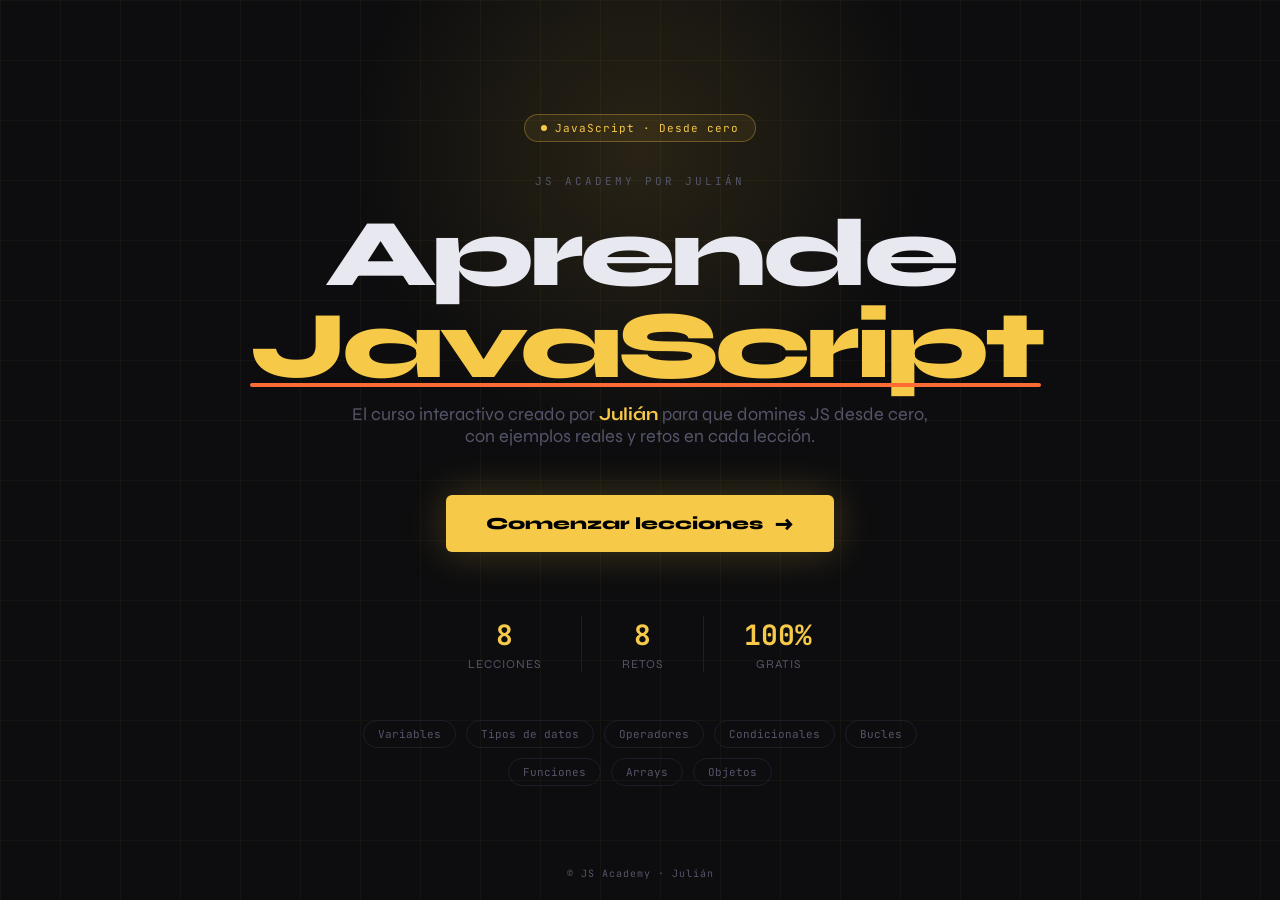
<file: index.html>
<!DOCTYPE html>
<html lang="es">
<head>
  <meta charset="UTF-8" />
  <meta name="viewport" content="width=device-width, initial-scale=1.0"/>
  <title>JS Academy — por Julián</title>
  <link href="https://fonts.googleapis.com/css2?family=JetBrains+Mono:wght@400;700&family=Syne:wght@400;700;800;900&display=swap" rel="stylesheet"/>
  <link rel="icon" type="image/x-ico" href="favicon.ico">
  <style>
    *, *::before, *::after { box-sizing: border-box; margin: 0; padding: 0; }

    :root {
      --bg: #0d0d0f;
      --accent: #f7c948;
      --accent2: #ff6b35;
      --text: #e8e8f0;
      --text-dim: #55556a;
      --border: #1e1e28;
      --font-mono: 'JetBrains Mono', monospace;
      --font-sans: 'Syne', sans-serif;
    }

    html, body {
      min-height: 100vh;
      background: var(--bg);
      color: var(--text);
      font-family: var(--font-sans);
      overflow-x: hidden;
    }

    /* ── GRID DE FONDO ── */
    body::before {
      content: '';
      position: fixed; inset: 0; z-index: 0;
      background-image:
        linear-gradient(rgba(247,201,72,.04) 1px, transparent 1px),
        linear-gradient(90deg, rgba(247,201,72,.04) 1px, transparent 1px);
      background-size: 60px 60px;
      pointer-events: none;
    }

    /* ── GLOW ── */
    .glow {
      position: fixed;
      width: 600px; height: 600px;
      border-radius: 50%;
      background: radial-gradient(circle, rgba(247,201,72,.12) 0%, transparent 70%);
      top: -150px; left: 50%;
      transform: translateX(-50%);
      pointer-events: none; z-index: 0;
      animation: pulse 4s ease-in-out infinite;
    }
    @keyframes pulse {
      0%,100% { opacity: .8; transform: translateX(-50%) scale(1); }
      50%      { opacity: 1;  transform: translateX(-50%) scale(1.1); }
    }

    /* ── WRAPPER ── */
    .wrapper {
      position: relative; z-index: 1;
      min-height: 100vh;
      display: flex; flex-direction: column;
      align-items: center; justify-content: center;
      padding: 60px 24px;
      gap: 0;
    }

    /* ── BADGE ── */
    .badge {
      display: inline-flex; align-items: center; gap: 8px;
      border: 1px solid rgba(247,201,72,.3);
      background: rgba(247,201,72,.07);
      padding: 6px 16px; border-radius: 100px;
      font-family: var(--font-mono); font-size: 11px;
      color: var(--accent); letter-spacing: 1px;
      margin-bottom: 32px;
      animation: fadeUp .6s ease both;
    }
    .badge-dot {
      width: 6px; height: 6px; border-radius: 50%;
      background: var(--accent);
      animation: blink 1.4s ease-in-out infinite;
    }
    @keyframes blink { 0%,100%{opacity:1} 50%{opacity:.2} }

    /* ── HERO TITLE ── */
    .hero { text-align: center; max-width: 780px; }

    .label {
      font-family: var(--font-mono); font-size: 11px;
      color: var(--text-dim); letter-spacing: 3px;
      text-transform: uppercase;
      margin-bottom: 20px;
      animation: fadeUp .6s .05s ease both;
    }

    h1 {
      font-size: clamp(48px, 8vw, 96px);
      font-weight: 900;
      line-height: .95;
      letter-spacing: -4px;
      margin-bottom: 12px;
      animation: fadeUp .6s .1s ease both;
    }
    h1 .white { color: var(--text); }
    h1 .yellow {
      color: var(--accent);
      position: relative;
      display: inline-block;
    }
    h1 .yellow::after {
      content: '';
      position: absolute;
      left: 0; bottom: 4px;
      width: 100%; height: 4px;
      background: var(--accent2);
      border-radius: 2px;
      transform: scaleX(0);
      transform-origin: left;
      animation: underline 1s .8s ease forwards;
    }
    @keyframes underline { to { transform: scaleX(1); } }

    .byline {
      font-size: clamp(14px, 2vw, 18px);
      color: var(--text-dim);
      margin-bottom: 48px;
      animation: fadeUp .6s .15s ease both;
    }
    .byline strong { color: var(--accent); font-weight: 700; }

    /* ── CTA BUTTON ── */
    .cta {
      display: inline-flex; align-items: center; gap: 12px;
      background: var(--accent);
      color: #000;
      font-family: var(--font-sans); font-weight: 800;
      font-size: 17px;
      padding: 16px 40px;
      border-radius: 6px;
      border: none; cursor: pointer;
      text-decoration: none;
      transition: all .25s;
      position: relative; overflow: hidden;
      animation: fadeUp .6s .2s ease both;
      box-shadow: 0 0 40px rgba(247,201,72,.25);
    }
    .cta::before {
      content: '';
      position: absolute; inset: 0;
      background: linear-gradient(135deg, rgba(255,255,255,.2), transparent);
      opacity: 0; transition: opacity .25s;
    }
    .cta:hover { transform: translateY(-3px); box-shadow: 0 0 60px rgba(247,201,72,.4); }
    .cta:hover::before { opacity: 1; }
    .cta:active { transform: translateY(-1px); }
    .cta-arrow {
      font-size: 20px;
      transition: transform .25s;
    }
    .cta:hover .cta-arrow { transform: translateX(4px); }

    /* ── STATS ── */
    .stats {
      display: flex; gap: 40px;
      margin-top: 64px;
      animation: fadeUp .6s .3s ease both;
    }
    .stat { text-align: center; }
    .stat-num {
      font-family: var(--font-mono); font-size: 28px; font-weight: 700;
      color: var(--accent);
      display: block;
    }
    .stat-label {
      font-size: 12px; color: var(--text-dim);
      text-transform: uppercase; letter-spacing: 1px;
    }
    .stat-sep {
      width: 1px; background: var(--border);
      align-self: stretch;
    }

    /* ── TOPICS ── */
    .topics {
      display: flex; flex-wrap: wrap; gap: 10px;
      justify-content: center;
      margin-top: 48px; max-width: 600px;
      animation: fadeUp .6s .35s ease both;
    }
    .topic {
      font-family: var(--font-mono); font-size: 11px;
      color: var(--text-dim);
      border: 1px solid var(--border);
      padding: 6px 14px; border-radius: 100px;
      transition: all .2s;
    }
    .topic:hover { border-color: var(--accent); color: var(--accent); }

    /* ── FLOATING CODE ── */
    .float-code {
      position: fixed;
      font-family: var(--font-mono); font-size: 12px;
      color: rgba(247,201,72,.12);
      pointer-events: none; user-select: none;
      white-space: nowrap;
      animation: floatUp linear infinite;
    }
    @keyframes floatUp {
      from { transform: translateY(100vh); opacity: 0; }
      10%  { opacity: 1; }
      90%  { opacity: 1; }
      to   { transform: translateY(-200px); opacity: 0; }
    }

    /* ── FOOTER ── */
    .footer {
      position: fixed; bottom: 20px; left: 50%;
      transform: translateX(-50%);
      font-family: var(--font-mono); font-size: 10px;
      color: var(--text-dim); letter-spacing: 1px;
      z-index: 1;
    }

    @keyframes fadeUp {
      from { opacity: 0; transform: translateY(20px); }
      to   { opacity: 1; transform: translateY(0); }
    }

    @media (max-width: 500px) {
      .stats { gap: 20px; }
      .stat-num { font-size: 22px; }
    }
  </style>
</head>
<body>

  <div class="glow"></div>

  <div class="wrapper">
    <div class="badge">
      <span class="badge-dot"></span>
      JavaScript · Desde cero
    </div>

    <div class="hero">
      <p class="label">JS Academy por Julián</p>

      <h1>
        <span class="white">Aprende</span><br>
        <span class="yellow">JavaScript</span>
      </h1>

      <p class="byline">
        El curso interactivo creado por <strong>Julián</strong> para que domines JS desde cero,<br>
        con ejemplos reales y retos en cada lección.
      </p>

      <a class="cta" href="app.html">
        Comenzar lecciones
        <span class="cta-arrow">→</span>
      </a>
    </div>

    <div class="stats">
      <div class="stat">
        <span class="stat-num">8</span>
        <span class="stat-label">Lecciones</span>
      </div>
      <div class="stat-sep"></div>
      <div class="stat">
        <span class="stat-num">8</span>
        <span class="stat-label">Retos</span>
      </div>
      <div class="stat-sep"></div>
      <div class="stat">
        <span class="stat-num">100%</span>
        <span class="stat-label">Gratis</span>
      </div>
    </div>

    <div class="topics">
      <span class="topic">Variables</span>
      <span class="topic">Tipos de datos</span>
      <span class="topic">Operadores</span>
      <span class="topic">Condicionales</span>
      <span class="topic">Bucles</span>
      <span class="topic">Funciones</span>
      <span class="topic">Arrays</span>
      <span class="topic">Objetos</span>
    </div>
  </div>

  <footer class="footer">© JS Academy · Julián</footer>

  <script>
    // Código flotante de fondo
    const snippets = [
      "const js = 'poderoso'",
      "let aprender = true",
      "console.log('Hola!')",
      "=> arrow function",
      "array.map(fn)",
      "if (puedes) { hazlo() }",
      "const { nombre } = obj",
      "for (const x of list)",
      "return resultado",
      "async / await",
    ];

    function spawnCode() {
      const el = document.createElement("div");
      el.className = "float-code";
      el.textContent = snippets[Math.floor(Math.random() * snippets.length)];
      el.style.left = Math.random() * 100 + "vw";
      const dur = 8 + Math.random() * 10;
      el.style.animationDuration = dur + "s";
      el.style.animationDelay = Math.random() * 4 + "s";
      document.body.appendChild(el);
      setTimeout(() => el.remove(), (dur + 4) * 1000);
    }

    // Lanzar varios al inicio y luego cada cierto tiempo
    for (let i = 0; i < 8; i++) spawnCode();
    setInterval(spawnCode, 2000);
  </script>
</body>
</html>
</file>
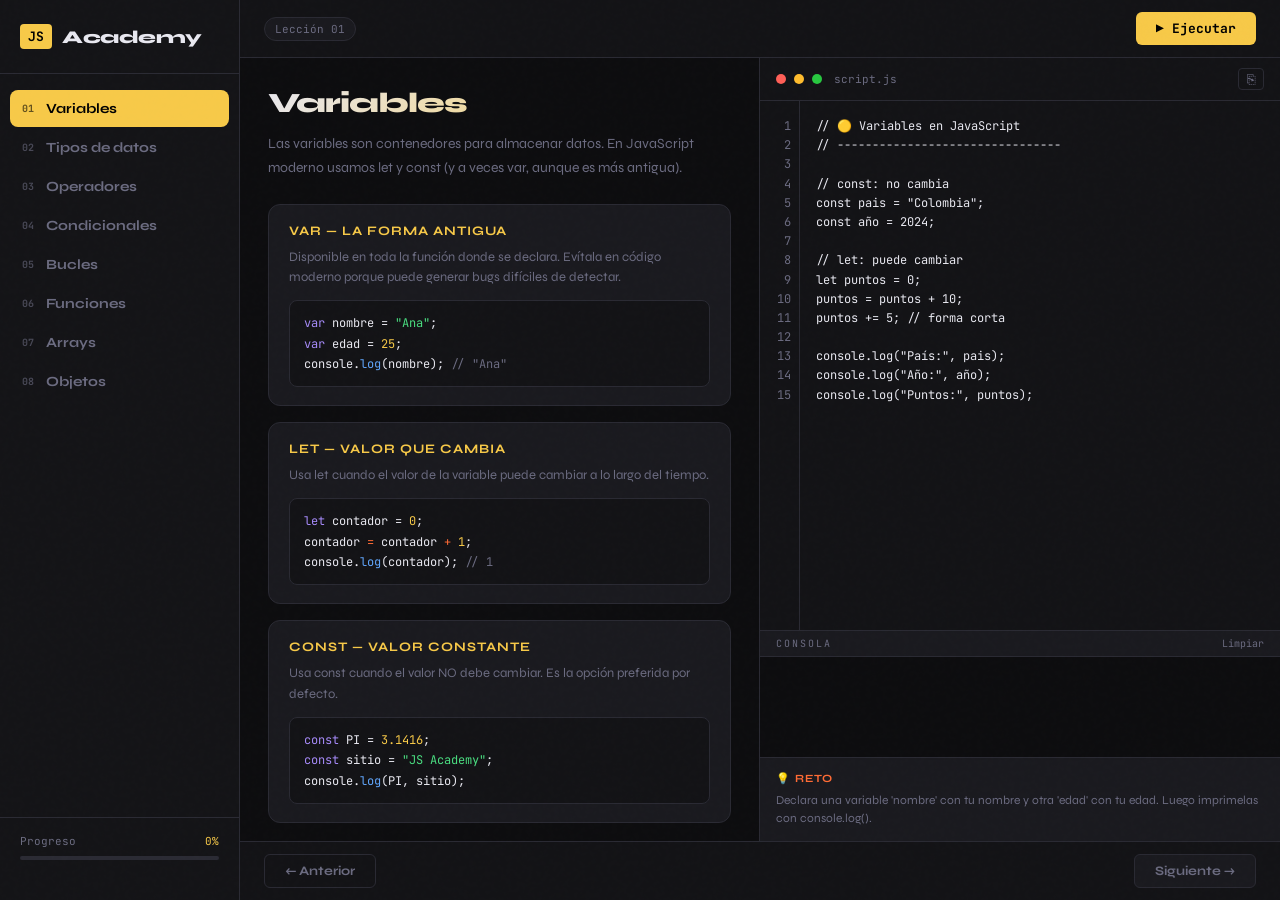
<file: app.html>
<!DOCTYPE html>
<html lang="es">
<head>
  <meta charset="UTF-8" />
  <meta name="viewport" content="width=device-width, initial-scale=1.0"/>
  <title>JS Academy</title>
  <link rel="stylesheet" href="styleP.css" />
  <link href="https://fonts.googleapis.com/css2?family=JetBrains+Mono:wght@400;700&family=Syne:wght@400;700;800&display=swap" rel="stylesheet"/>
  <link rel="icon" type="image/svg+xml" href="favicon.ico">
</head>
<body>
  <div class="noise"></div>

  <!-- SIDEBAR -->
  <aside class="sidebar">
    <div class="logo">
      <span class="logo-icon">JS</span>
      <span class="logo-text">Academy</span>
    </div>
    <nav class="nav">
      <button class="nav-item active" data-lesson="0">
        <span class="nav-num">01</span>
        <span>Variables</span>
      </button>
      <button class="nav-item" data-lesson="1">
        <span class="nav-num">02</span>
        <span>Tipos de datos</span>
      </button>
      <button class="nav-item" data-lesson="2">
        <span class="nav-num">03</span>
        <span>Operadores</span>
      </button>
      <button class="nav-item" data-lesson="3">
        <span class="nav-num">04</span>
        <span>Condicionales</span>
      </button>
      <button class="nav-item" data-lesson="4">
        <span class="nav-num">05</span>
        <span>Bucles</span>
      </button>
      <button class="nav-item" data-lesson="5">
        <span class="nav-num">06</span>
        <span>Funciones</span>
      </button>
      <button class="nav-item" data-lesson="6">
        <span class="nav-num">07</span>
        <span>Arrays</span>
      </button>
      <button class="nav-item" data-lesson="7">
        <span class="nav-num">08</span>
        <span>Objetos</span>
      </button>
    </nav>
    <div class="progress-wrap">
      <div class="progress-label">Progreso <span id="progress-pct">0%</span></div>
      <div class="progress-bar"><div class="progress-fill" id="progress-fill"></div></div>
    </div>
  </aside>

  <!-- MAIN -->
  <main class="main">
    <header class="topbar">
      <button class="hamburger" id="hamburger">☰</button>
      <div class="lesson-badge" id="lesson-badge">Lección 01</div>
      <button class="run-btn" id="run-btn">▶ Ejecutar</button>
    </header>

    <div class="content-grid">
      <!-- THEORY PANEL -->
      <section class="theory-panel" id="theory-panel">
        <h1 class="lesson-title" id="lesson-title"></h1>
        <p class="lesson-intro" id="lesson-intro"></p>
        <div class="concept-cards" id="concept-cards"></div>
      </section>

      <!-- CODE PANEL -->
      <section class="code-panel">
        <div class="editor-header">
          <span class="editor-dot red"></span>
          <span class="editor-dot yellow"></span>
          <span class="editor-dot green"></span>
          <span class="editor-filename">script.js</span>
          <button class="copy-btn" id="copy-btn" title="Copiar código">⎘</button>
        </div>
        <div class="editor-wrap">
          <div class="line-numbers" id="line-numbers"></div>
          <textarea class="editor" id="editor" spellcheck="false"></textarea>
        </div>

        <div class="output-header">
          <span class="output-label">CONSOLA</span>
          <button class="clear-btn" id="clear-btn">Limpiar</button>
        </div>
        <div class="output" id="output"></div>
        <div class="challenge-box" id="challenge-box"></div>
      </section>
    </div>

    <div class="nav-btns">
      <button class="prev-btn" id="prev-btn">← Anterior</button>
      <button class="next-btn" id="next-btn">Siguiente →</button>
    </div>
  </main>

  <script src="appp.js"></script>
</body>
</html>
</file>
<file: styleP.css>
/* ===== RESET & BASE ===== */
*, *::before, *::after { box-sizing: border-box; margin: 0; padding: 0; }

:root {
  --bg: #0d0d0f;
  --bg2: #131316;
  --bg3: #1a1a1f;
  --border: #2a2a33;
  --accent: #f7c948;
  --accent2: #ff6b35;
  --green: #4ade80;
  --red: #f87171;
  --blue: #60a5fa;
  --purple: #a78bfa;
  --text: #e8e8f0;
  --text-dim: #6b6b80;
  --sidebar-w: 240px;
  --font-mono: 'JetBrains Mono', monospace;
  --font-sans: 'Syne', sans-serif;
}

html, body {
  height: 100%;
  background: var(--bg);
  color: var(--text);
  font-family: var(--font-sans);
  overflow: hidden;
}

/* NOISE OVERLAY */
.noise {
  position: fixed; inset: 0; z-index: 999; pointer-events: none;
  background-image: url("data:image/svg+xml,%3Csvg viewBox='0 0 200 200' xmlns='http://www.w3.org/2000/svg'%3E%3Cfilter id='n'%3E%3CfeTurbulence type='fractalNoise' baseFrequency='0.85' numOctaves='4' stitchTiles='stitch'/%3E%3C/filter%3E%3Crect width='100%25' height='100%25' filter='url(%23n)' opacity='0.04'/%3E%3C/svg%3E");
  opacity: .35;
}

/* ===== LAYOUT ===== */
.sidebar {
  position: fixed; top: 0; left: 0;
  width: var(--sidebar-w);
  height: 100vh;
  background: var(--bg2);
  border-right: 1px solid var(--border);
  display: flex; flex-direction: column;
  padding: 24px 0;
  z-index: 100;
  transition: transform .3s ease;
}

.main {
  margin-left: var(--sidebar-w);
  height: 100vh;
  display: flex; flex-direction: column;
  overflow: hidden;
}

/* ===== LOGO ===== */
.logo {
  display: flex; align-items: center; gap: 10px;
  padding: 0 20px 24px;
  border-bottom: 1px solid var(--border);
  margin-bottom: 16px;
}
.logo-icon {
  background: var(--accent);
  color: #000;
  font-family: var(--font-mono);
  font-weight: 700;
  font-size: 13px;
  padding: 4px 8px;
  border-radius: 4px;
}
.logo-text {
  font-size: 18px;
  font-weight: 800;
  letter-spacing: -.5px;
}

/* ===== NAV ===== */
.nav { display: flex; flex-direction: column; flex: 1; padding: 0 10px; gap: 2px; overflow-y: auto; }
.nav::-webkit-scrollbar { width: 4px; }
.nav::-webkit-scrollbar-track { background: transparent; }
.nav::-webkit-scrollbar-thumb { background: var(--border); border-radius: 2px; }

.nav-item {
  display: flex; align-items: center; gap: 12px;
  background: none; border: none; color: var(--text-dim);
  font-family: var(--font-sans); font-size: 14px; font-weight: 700;
  padding: 10px 12px; border-radius: 8px;
  cursor: pointer; text-align: left;
  transition: all .2s;
  position: relative;
}
.nav-item:hover { background: var(--bg3); color: var(--text); }
.nav-item.active {
  background: var(--accent);
  color: #000;
}
.nav-item.done::after {
  content: '✓';
  margin-left: auto;
  font-size: 11px;
  color: var(--green);
}
.nav-item.active.done::after { color: #000; }
.nav-num {
  font-family: var(--font-mono);
  font-size: 10px;
  opacity: .6;
}

/* ===== PROGRESS ===== */
.progress-wrap {
  padding: 16px 20px;
  border-top: 1px solid var(--border);
  margin-top: auto;
}
.progress-label {
  font-size: 11px; font-family: var(--font-mono); color: var(--text-dim);
  display: flex; justify-content: space-between; margin-bottom: 8px;
}
#progress-pct { color: var(--accent); }
.progress-bar {
  height: 4px; background: var(--border); border-radius: 2px; overflow: hidden;
}
.progress-fill {
  height: 100%; background: var(--accent); border-radius: 2px;
  width: 0%; transition: width .5s ease;
}

/* ===== TOPBAR ===== */
.topbar {
  display: flex; align-items: center; gap: 12px;
  padding: 12px 24px;
  border-bottom: 1px solid var(--border);
  background: var(--bg2);
  flex-shrink: 0;
}
.hamburger {
  display: none; background: none; border: none;
  color: var(--text); font-size: 20px; cursor: pointer;
}
.lesson-badge {
  font-family: var(--font-mono); font-size: 11px;
  color: var(--text-dim); background: var(--bg3);
  padding: 4px 10px; border-radius: 20px;
  border: 1px solid var(--border);
}
.run-btn {
  margin-left: auto;
  background: var(--accent); color: #000;
  font-family: var(--font-mono); font-weight: 700; font-size: 13px;
  border: none; padding: 8px 20px; border-radius: 6px;
  cursor: pointer; transition: all .2s;
}
.run-btn:hover { background: #ffd966; transform: translateY(-1px); }
.run-btn:active { transform: translateY(0); }

/* ===== CONTENT GRID ===== */
.content-grid {
  display: grid;
  grid-template-columns: 1fr 1fr;
  flex: 1;
  overflow: hidden;
  gap: 0;
}

/* ===== THEORY PANEL ===== */
.theory-panel {
  padding: 28px 28px;
  overflow-y: auto;
  border-right: 1px solid var(--border);
}
.theory-panel::-webkit-scrollbar { width: 4px; }
.theory-panel::-webkit-scrollbar-thumb { background: var(--border); border-radius: 2px; }

.lesson-title {
  font-size: 28px; font-weight: 800; letter-spacing: -1px;
  margin-bottom: 12px;
  background: linear-gradient(135deg, var(--text) 0%, var(--accent) 100%);
  -webkit-background-clip: text; -webkit-text-fill-color: transparent;
  animation: fadeUp .4s ease;
}
.lesson-intro {
  font-size: 14px; color: var(--text-dim); line-height: 1.7;
  margin-bottom: 24px;
  animation: fadeUp .4s .05s ease both;
}

/* CONCEPT CARDS */
.concept-cards { display: flex; flex-direction: column; gap: 16px; }
.card {
  background: var(--bg3);
  border: 1px solid var(--border);
  border-radius: 12px;
  padding: 18px 20px;
  animation: fadeUp .4s ease both;
  transition: border-color .2s;
}
.card:hover { border-color: var(--accent); }
.card-title {
  font-size: 13px; font-weight: 700;
  color: var(--accent); margin-bottom: 8px;
  text-transform: uppercase; letter-spacing: 1px;
}
.card-desc { font-size: 13px; color: var(--text-dim); line-height: 1.6; margin-bottom: 12px; }
.card-code {
  background: var(--bg2);
  border: 1px solid var(--border);
  border-radius: 8px;
  padding: 12px 14px;
  font-family: var(--font-mono); font-size: 12px;
  color: var(--text);
  overflow-x: auto;
  white-space: pre;
  line-height: 1.7;
}
/* Syntax colors in code blocks */
.kw { color: var(--purple); }
.str { color: var(--green); }
.num { color: var(--accent); }
.cmt { color: var(--text-dim); }
.fn { color: var(--blue); }
.op { color: var(--accent2); }

/* ===== CODE PANEL ===== */
.code-panel {
  display: flex; flex-direction: column;
  overflow: hidden;
}
.editor-header {
  display: flex; align-items: center; gap: 8px;
  padding: 10px 16px;
  background: var(--bg2);
  border-bottom: 1px solid var(--border);
  flex-shrink: 0;
}
.editor-dot {
  width: 10px; height: 10px; border-radius: 50%;
}
.editor-dot.red { background: #ff5f57; }
.editor-dot.yellow { background: #febc2e; }
.editor-dot.green { background: #28c840; }
.editor-filename {
  font-family: var(--font-mono); font-size: 11px;
  color: var(--text-dim); margin-left: 4px; flex: 1;
}
.copy-btn {
  background: none; border: 1px solid var(--border);
  color: var(--text-dim); font-size: 14px; padding: 2px 8px;
  border-radius: 4px; cursor: pointer; transition: all .2s;
}
.copy-btn:hover { color: var(--accent); border-color: var(--accent); }

.editor-wrap {
  display: flex; flex: 1; overflow: hidden;
  min-height: 0;
}
.line-numbers {
  background: var(--bg2);
  padding: 16px 8px 16px 12px;
  font-family: var(--font-mono); font-size: 12px;
  color: var(--text-dim); line-height: 1.6;
  text-align: right; user-select: none;
  border-right: 1px solid var(--border);
  overflow: hidden;
  min-width: 40px;
}
.editor {
  flex: 1;
  background: var(--bg2);
  border: none; outline: none; resize: none;
  color: var(--text);
  font-family: var(--font-mono); font-size: 12px;
  line-height: 1.6;
  padding: 16px;
  overflow-y: auto;
  caret-color: var(--accent);
}
.editor::-webkit-scrollbar { width: 4px; }
.editor::-webkit-scrollbar-thumb { background: var(--border); border-radius: 2px; }

.output-header {
  display: flex; align-items: center; justify-content: space-between;
  padding: 6px 16px;
  background: var(--bg3);
  border-top: 1px solid var(--border);
  border-bottom: 1px solid var(--border);
  flex-shrink: 0;
}
.output-label {
  font-family: var(--font-mono); font-size: 10px;
  color: var(--text-dim); letter-spacing: 2px;
}
.clear-btn {
  background: none; border: none;
  font-family: var(--font-mono); font-size: 10px;
  color: var(--text-dim); cursor: pointer;
}
.clear-btn:hover { color: var(--red); }

.output {
  background: var(--bg);
  padding: 12px 16px;
  font-family: var(--font-mono); font-size: 12px;
  line-height: 1.7;
  overflow-y: auto;
  height: 100px;
  flex-shrink: 0;
}
.output::-webkit-scrollbar { width: 4px; }
.output::-webkit-scrollbar-thumb { background: var(--border); border-radius: 2px; }
.out-line { margin-bottom: 2px; }
.out-line.log { color: var(--text); }
.out-line.error { color: var(--red); }
.out-line.warn { color: var(--accent); }
.out-line.success { color: var(--green); }

/* CHALLENGE BOX */
.challenge-box {
  padding: 14px 16px;
  border-top: 1px solid var(--border);
  background: var(--bg3);
  flex-shrink: 0;
  display: none;
}
.challenge-box.visible { display: block; }
.challenge-title {
  font-size: 11px; font-weight: 700;
  color: var(--accent2); text-transform: uppercase;
  letter-spacing: 1px; margin-bottom: 6px;
}
.challenge-desc { font-size: 12px; color: var(--text-dim); line-height: 1.5; }

/* ===== BOTTOM NAV ===== */
.nav-btns {
  display: flex; justify-content: space-between;
  padding: 12px 24px;
  border-top: 1px solid var(--border);
  background: var(--bg2);
  flex-shrink: 0;
}
.prev-btn, .next-btn {
  background: none;
  border: 1px solid var(--border);
  color: var(--text-dim);
  font-family: var(--font-sans); font-size: 13px; font-weight: 700;
  padding: 8px 20px; border-radius: 6px;
  cursor: pointer; transition: all .2s;
}
.prev-btn:hover { border-color: var(--text-dim); color: var(--text); }
.next-btn {
  background: var(--bg3);
  border-color: var(--border);
}
.next-btn:hover { border-color: var(--accent); color: var(--accent); }

/* ===== ANIMATIONS ===== */
@keyframes fadeUp {
  from { opacity: 0; transform: translateY(12px); }
  to   { opacity: 1; transform: translateY(0); }
}

/* ===== TOAST ===== */
.toast {
  position: fixed; bottom: 30px; right: 30px;
  background: var(--green); color: #000;
  font-family: var(--font-mono); font-size: 12px; font-weight: 700;
  padding: 10px 18px; border-radius: 8px;
  z-index: 9999;
  animation: toastIn .3s ease;
}
@keyframes toastIn {
  from { opacity: 0; transform: translateY(10px); }
  to   { opacity: 1; transform: translateY(0); }
}

/* ===== RESPONSIVE ===== */
@media (max-width: 900px) {
  .sidebar {
    transform: translateX(-100%);
  }
  .sidebar.open { transform: translateX(0); }
  .main { margin-left: 0; }
  .hamburger { display: block; }
  .content-grid { grid-template-columns: 1fr; }
  .theory-panel { border-right: none; border-bottom: 1px solid var(--border); max-height: 45vh; }
  body { overflow: hidden; }
}
</file>
